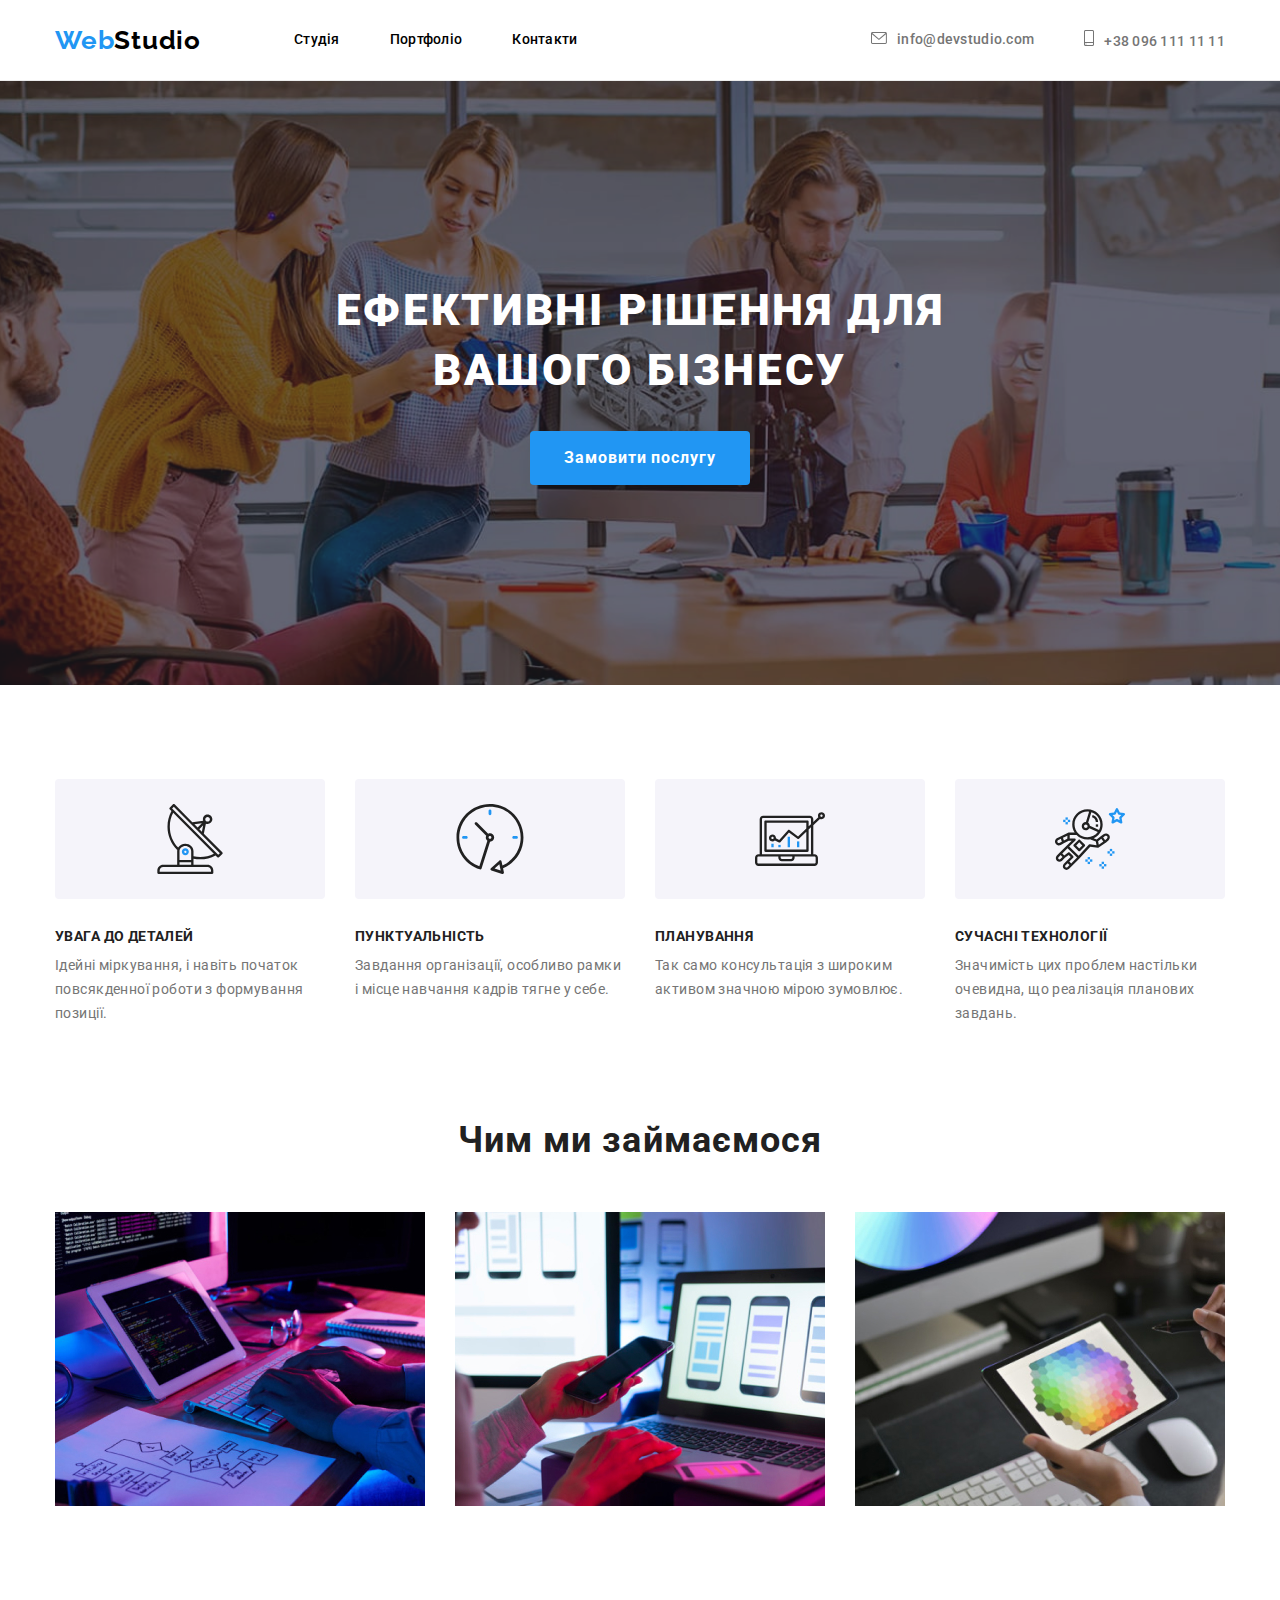
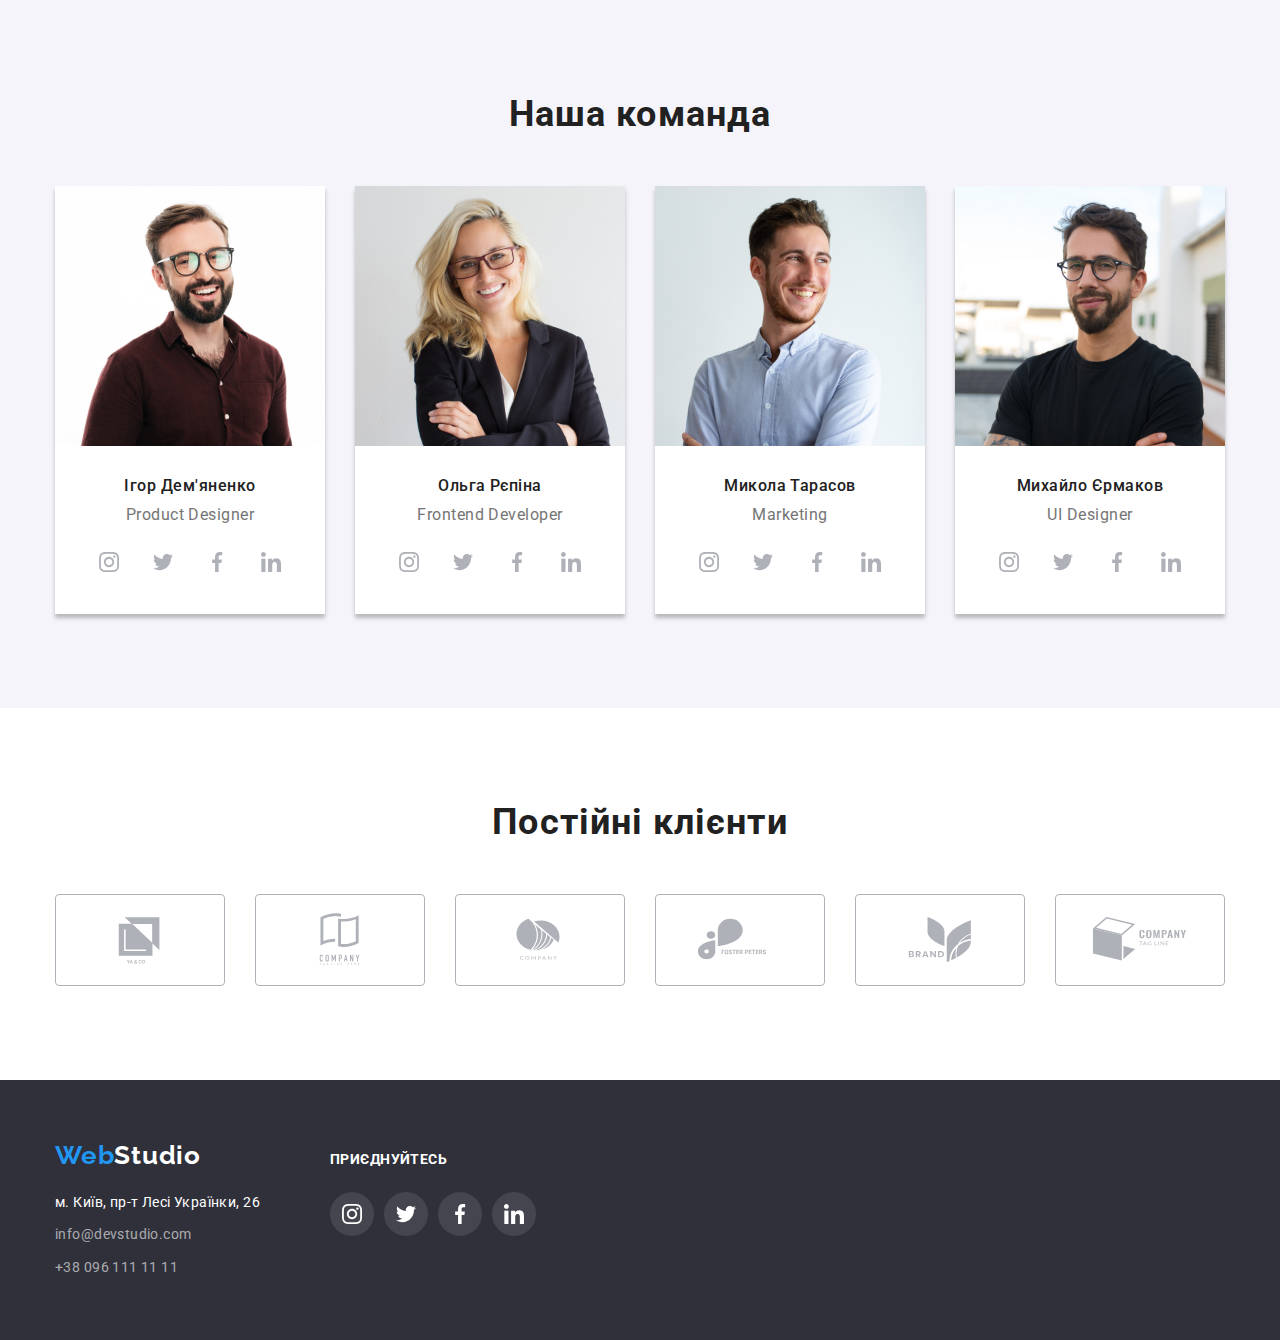
<file: index.html>
<!DOCTYPE html>
<html lang="uk">
  <head>
    <meta charset="UTF-8">
    <meta http-equiv="X-UA-Compatible" content="IE=edge">
    <meta name="viewport" content="width=device-width, initial-scale=1.0">
    <title>WebSudio</title>    
    <link rel="preconnect" href="https://fonts.googleapis.com">
    <link rel="preconnect" href="https://fonts.gstatic.com" crossorigin>
    <link href="https://fonts.googleapis.com/css2?family=Raleway:wght@700&family=Roboto:wght@400;500;700;900&display=swap" rel="stylesheet">    
    <link rel="stylesheet" href="https://cdnjs.cloudflare.com/ajax/libs/modern-normalize/1.1.0/modern-normalize.css" integrity="sha512-Y0MM+V6ymRKN2zStTqzQ227DWhhp4Mzdo6gnlRnuaNCbc+YN/ZH0sBCLTM4M0oSy9c9VKiCvd4Jk44aCLrNS5Q==" crossorigin="anonymous" referrerpolicy="no-referrer">
    <link rel="stylesheet" href="./css/style.css">
  </head>
  <body>
    <!-- Шапка сторінки -->
    <header class="header">
      <nav class="container main-nav">
      <!-- Навігація на інші сторінки -->        
        <a class="header-logo link" href="./">        
          <span class="logo-cyan">Web</span>Studio
        </a>          
        <ul class="header-list list">
          <li class="item"><a href="./" class="header-link link">Студія</a></li>
          <li class="item"><a href="./portfolio.html" class="header-link link">Портфоліо</a></li>
          <li class="item"><a href="" class="header-link link">Контакти</a></li>
        </ul>                
        <!-- Посилання на e-mail та телефон-->        
        <ul class="auth list">
          <li class="item">
           <a class="auth-mail link" href="mailto:info@devstudio.com"><svg width="16" height="12" class="auth-mail-icon">
            <use href="./images/icons.svg#icon-envelope"></use>
          </svg>info@devstudio.com</a>          
          </li>
          <li class="item"><a class="auth-tel link"  href="tel:+380961111111"><svg width="10" height="16" class="auth-tel-icon">
            <use href="./images/icons.svg#icon-smartphone"></use>
          </svg>+38 096 111 11 11</a></li>
        </ul>
        </nav>              
    </header>
    <!-- Основна сторінка сайту-->
    <main>
      <section class="hero">
        <div class="container-hero">        
        <h1 class="hero-title">Ефективні рішення для вашого бізнесу</h1>        
          <button type="button" class="hero-btn link">Замовити послугу</button>
        </div>
      </section>      
      <section class="feature">
        <div class="container">          
        <ul class="feature-list list">
            <li class="item"> 
              <div class="feature-icon">
              <svg width="70" height="70">
                <use href="./images/icons.svg#icon-antenna"></use>
              </svg></div>
              <h3 class="feature-title">УВАГА ДО ДЕТАЛЕЙ</h3>
              <p class="feature-text">Ідейні міркування, і навіть початок повсякденної роботи з формування позиції.</p>          
            </li>
            <li class="item"> 
              <div class="feature-icon">
                <svg width="70" height="70">
                <use href="./images/icons.svg#icon-clock"></use>
              </svg></div>
              <h3 class="feature-title">ПУНКТУАЛЬНІСТЬ</h3>
              <p class="feature-text">Завдання організації, особливо рамки і місце навчання кадрів тягне у себе.</p>
            </li>
            <li class="item">
              <div class="feature-icon">
                <svg width="70" height="70">
                <use href="./images/icons.svg#icon-diagram"></use>
              </svg></div>
              <h3 class="feature-title">ПЛАНУВАННЯ</h3>
              <p class="feature-text">Так само консультація з широким активом значною мірою зумовлює.</p>
            </li>
            <li class="item">
              <div class="feature-icon">
                <svg width="70" height="70">
                <use href="./images/icons.svg#icon-astronaut"></use>
              </svg></div>
              <h3 class="feature-title">СУЧАСНІ ТЕХНОЛОГІЇ</h3>
              <p class="feature-text">Значимість цих проблем настільки очевидна, що реалізація планових завдань.</p>
            </li>
        </ul>
        </div>
      </section>
      <section class="direct">
        <div class="container">
        <h2 class="title">Чим ми займаємося</h2>
        <ul class="direct-list list">
          <li class="item">
            <a href="">
              <img src="./images/box-1.jpg" alt="бокс 1" width="370" height="294">
            </a>
          </li>
          <li class="item">
            <a href="">
              <img src="./images/box-2.jpg" alt="бокс 2" width="370" height="294">
            </a>
          </li>
          <li class="item">
            <a href="">
              <img src="./images/box-3.jpg" alt="бокс 3" width="370" height="294">
            </a>
          </li>
        </ul>
        </div>
      </section>
      <section class="team">
        <div class="container">
        <h2 class="title">Наша команда</h2>      
        <ul  class="team-list list">
          <li class="team-item">
            <img src="./images/team_card_1.jpg" alt="картка команди 1" width="270" height="260">
            <h3 class="subtitle">Ігор Дем'яненко</h3>
            <p class="desc">Product Designer</p>
            <ul class="team-soc-list list">
              <li class="soc-item"><a href="#" class="soc-link link">
                <svg width="20" height="20" class="soc-icon">
                  <use href="./images/icons.svg#icon-instagram"></use>
                </svg>
              </a></li>
              <li class="soc-item"><a href="#" class="soc-link link">
                <svg width="20" height="20" class="soc-icon">
                  <use href="./images/icons.svg#icon-twitter"></use>
                </svg>
              </a></li>
              <li class="soc-item"><a href="#" class="soc-link link">
                <svg width="20" height="20" class="soc-icon">
                  <use href="./images/icons.svg#icon-facebook"></use>
                </svg>
              </a></li>
              <li class="soc-item"><a href="#" class="soc-link link">
                <svg width="20" height="20" class="soc-icon">
                  <use href="./images/icons.svg#icon-linkedin"></use>
                </svg>
              </a></li>
            </ul>
          </li>
          <li class="team-item">
            <img src="./images/team_card_2.jpg" alt="картка команди 2" width="270" height="260">
            <h3 class="subtitle">Ольга Рєпіна</h3>
            <p class="desc">Frontend Developer</p>
            <ul class="team-soc-list list">
              <li class="soc-item"><a href="#" class="soc-link link">
                  <svg width="20" height="20" class="soc-icon">
                    <use href="./images/icons.svg#icon-instagram"></use>
                  </svg>
                </a></li>
              <li class="soc-item"><a href="#" class="soc-link link">
                  <svg width="20" height="20" class="soc-icon">
                    <use href="./images/icons.svg#icon-twitter"></use>
                  </svg>
                </a></li>
              <li class="soc-item"><a href="#" class="soc-link link">
                  <svg width="20" height="20" class="soc-icon">
                    <use href="./images/icons.svg#icon-facebook"></use>
                  </svg>
                </a></li>
              <li class="soc-item"><a href="#" class="soc-link link">
                  <svg width="20" height="20" class="soc-icon">
                    <use href="./images/icons.svg#icon-linkedin"></use>
                  </svg>
                </a></li>
            </ul>
          </li>
          <li class="team-item">
            <img src="./images/team_card_3.jpg" alt="картка команди 3" width="270" height="260">
            <h3 class="subtitle">Микола Тарасов</h3>
            <p class="desc">Marketing</p>
            <ul class="team-soc-list list">
              <li class="soc-item"><a href="#" class="soc-link link">
                  <svg width="20" height="20" class="soc-icon">
                    <use href="./images/icons.svg#icon-instagram"></use>
                  </svg>
                </a></li>
              <li class="soc-item"><a href="#" class="soc-link link">
                  <svg width="20" height="20" class="soc-icon">
                    <use href="./images/icons.svg#icon-twitter"></use>
                  </svg>
                </a></li>
              <li class="soc-item"><a href="#" class="soc-link link">
                  <svg width="20" height="20" class="soc-icon">
                    <use href="./images/icons.svg#icon-facebook"></use>
                  </svg>
                </a></li>
              <li class="soc-item"><a href="#" class="soc-link link">
                  <svg width="20" height="20" class="soc-icon">
                    <use href="./images/icons.svg#icon-linkedin"></use>
                  </svg>
                </a></li>
            </ul>
          </li>
          <li class="team-item">
            <img src="./images/team_card_4.jpg" alt="картка команди 4" width="270" height="260">
            <h3 class="subtitle">Михайло Єрмаков</h3>
            <p class="desc">UI Designer</p>
            <ul class="team-soc-list list">
              <li class="soc-item"><a href="#" class="soc-link link">
                  <svg width="20" height="20" class="soc-icon">
                    <use href="./images/icons.svg#icon-instagram"></use>
                  </svg>
                </a></li>
              <li class="soc-item"><a href="#" class="soc-link link">
                  <svg width="20" height="20" class="soc-icon">
                    <use href="./images/icons.svg#icon-twitter"></use>
                  </svg>
                </a></li>
              <li class="soc-item"><a href="#" class="soc-link link">
                  <svg width="20" height="20" class="soc-icon">
                    <use href="./images/icons.svg#icon-facebook"></use>
                  </svg>
                </a></li>
              <li class="soc-item"><a href="#" class="soc-link link">
                  <svg width="20" height="20" class="soc-icon">
                    <use href="./images/icons.svg#icon-linkedin"></use>
                  </svg>
                </a></li>
            </ul>
          </li>
        </ul>
        </div>
      </section>
      <section class="customers">
        <div class="container">
          <h2 class="title">Постійні клієнти</h2>
          <ul class="customers-list list">
            <li class="customers-item"><a href="#" class="customers-link link">
              <svg width="106" height="60" class="customers-icon">
                <use href="./images/icons.svg#icon-Logo-1"></use>
              </svg>
            </a></li>
            <li class="customers-item"><a href="#" class="customers-link link">
                <svg width="106" height="60" class="customers-icon">
                  <use href="./images/icons.svg#icon-Logo-2"></use>
                </svg>
              </a></li>
              <li class="customers-item"><a href="#" class="customers-link link">
                  <svg width="106" height="60" class="customers-icon">
                    <use href="./images/icons.svg#icon-Logo-3"></use>
                  </svg>
                </a></li>
                <li class="customers-item"><a href="#" class="customers-link link">
                    <svg width="106" height="60" class="customers-icon">
                      <use href="./images/icons.svg#icon-Logo-4"></use>
                    </svg>
                  </a></li>
                  <li class="customers-item"><a href="#" class="customers-link link">
                      <svg width="106" height="60" class="customers-icon">
                        <use href="./images/icons.svg#icon-Logo-5"></use>
                      </svg>
                    </a></li>
                    <li class="customers-item"><a href="#" class="customers-link link">
                        <svg width="106" height="60" class="soc-icon">
                          <use href="./images/icons.svg#icon-Logo-6"></use>
                        </svg>
                      </a></li>
          </ul>
        </div>
      </section>
    </main>
    <footer class="footer">
      <div class="container-footer">
        <div class="footer-block">
          <a class="footer-logo link" href="./">
            <span class="logo-cyan">Web</span>Studio
          </a>
          <address class="footer-address-text link">
            <p>м. Київ, пр-т Лесі Українки, 26</p>
            <!-- Посилання на e-mail та телкфон-->
            <ul class="footer-nav list">
              <li class="item"><a class="footer-mail link" href="mailto:info@devstudio.com">info@devstudio.com</a></li>
              <li><a class="footer-tel link" href="tel:+380961111111">+38 096 111 11 11</a></li>
            </ul>
          </address>
        </div>
        <div class="footer-block">
          <h4 class="foot-subtitle">приєднуйтесь</h4>
          <ul class="footer-soc-list list">
            <li class="footer-soc-item"><a href="#" class="footer-soc-link link">
                <svg width="20" height="20" class="footer-soc-icon">
                  <use href="./images/icons.svg#icon-instagram"></use>
                </svg>
              </a></li>
            <li class="footer-soc-item"><a href="#" class="footer-soc-link link">
                <svg width="20" height="20" class="soc-icon">
                  <use href="./images/icons.svg#icon-twitter"></use>
                </svg>
              </a></li>
            <li class="footer-soc-item"><a href="#" class="footer-soc-link link">
                <svg width="20" height="20" class="soc-icon">
                  <use href="./images/icons.svg#icon-facebook"></use>
                </svg>
              </a></li>
            <li class="footer-soc-item"><a href="#" class="footer-soc-link link">
                <svg width="20" height="20" class="soc-icon">
                  <use href="./images/icons.svg#icon-linkedin"></use>
                </svg>
              </a></li>
          </ul>
        </div>
      </div>
    </footer>
  </body>
</html>
</file>
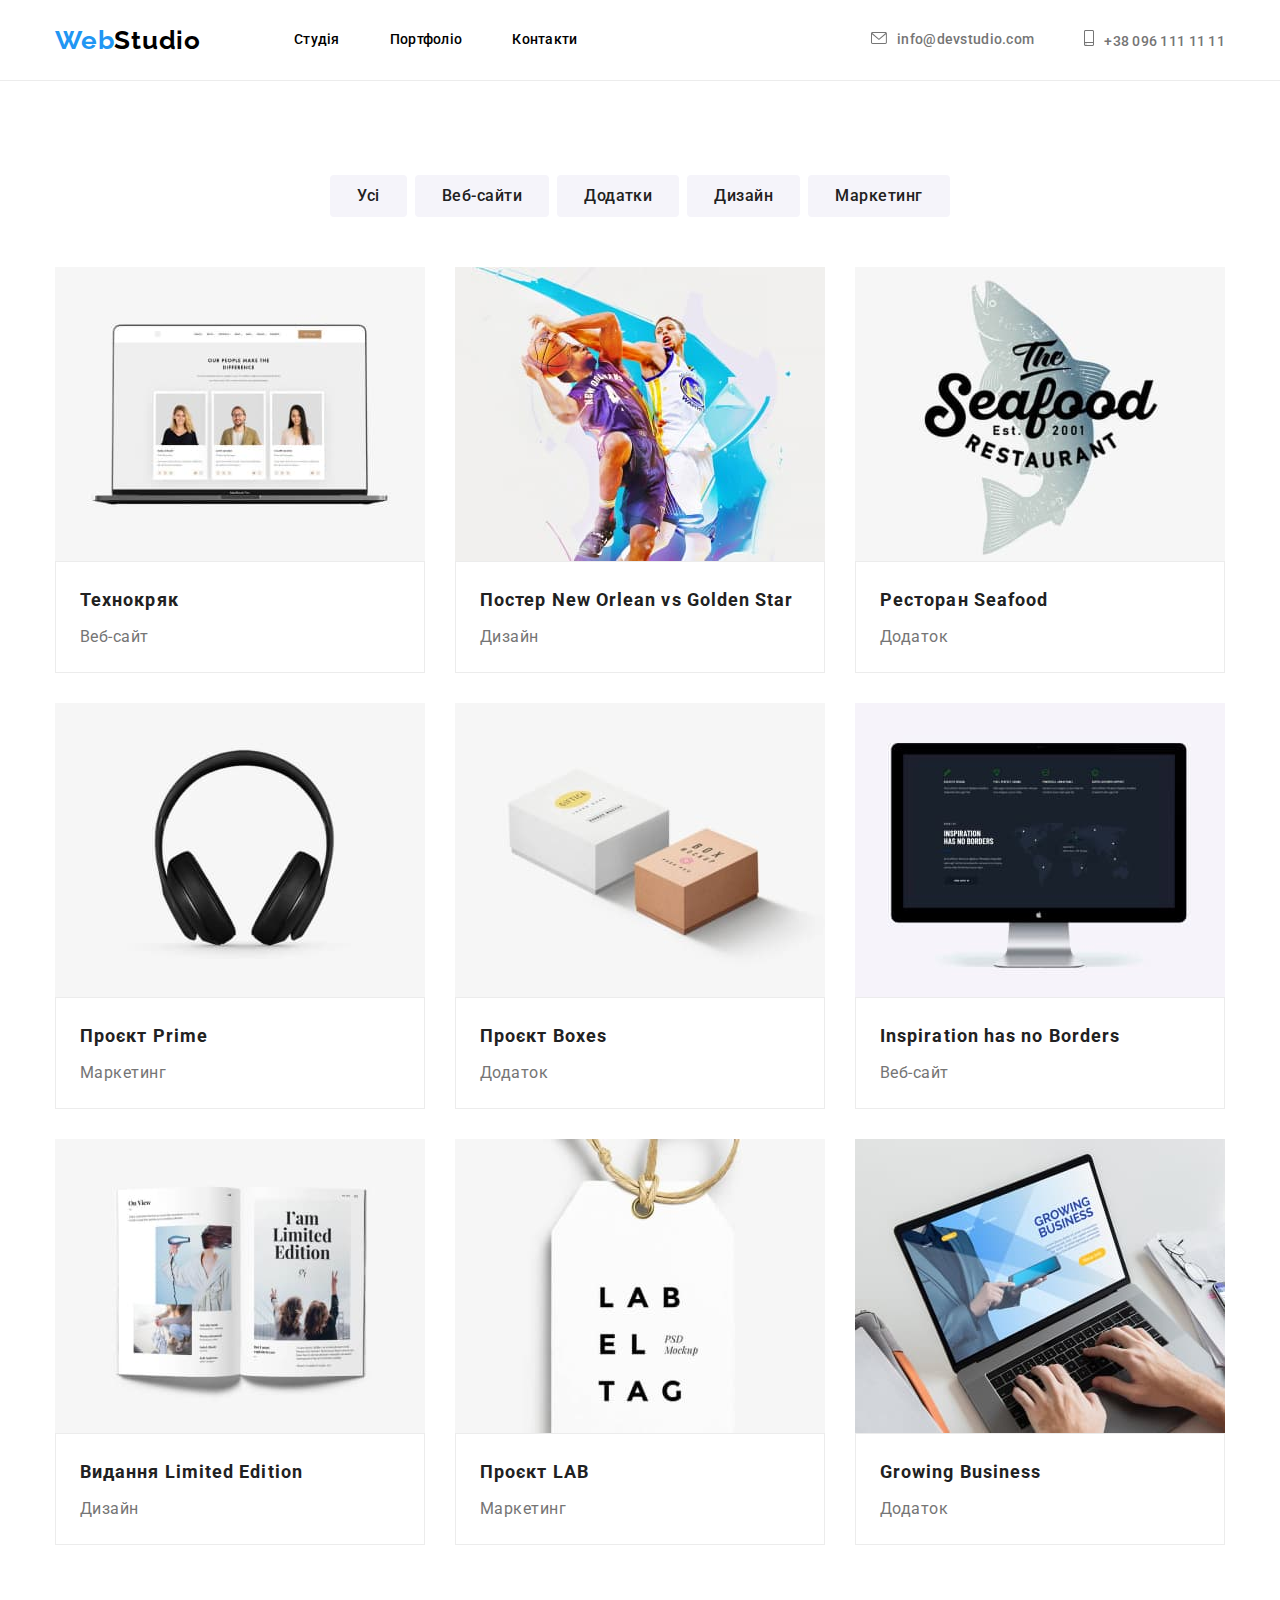
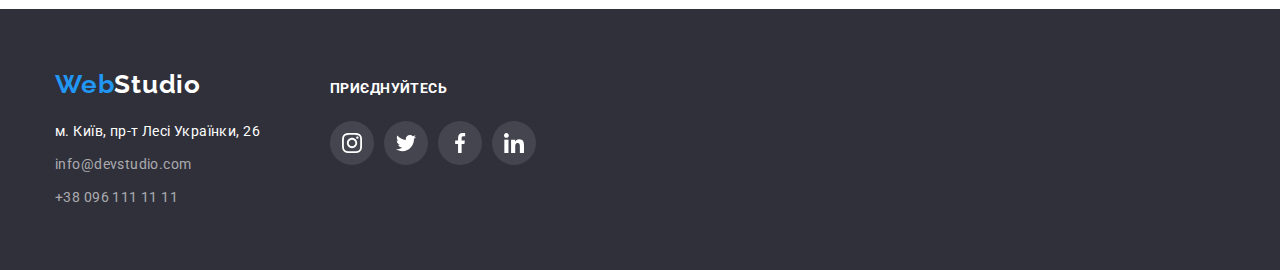
<file: portfolio.html>
<!DOCTYPE html>
<html lang="uk">
  <head>
    <meta charset="UTF-8">
    <meta http-equiv="X-UA-Compatible" content="IE=edge">
    <meta name="viewport" content="width=device-width, initial-scale=1.0">
    <title>WebSudio</title>    
    <link rel="preconnect" href="https://fonts.googleapis.com">
    <link rel="preconnect" href="https://fonts.gstatic.com" crossorigin>
    <link href="https://fonts.googleapis.com/css2?family=Raleway:wght@700&family=Roboto:wght@400;500;700;900&display=swap" rel="stylesheet">    
    <link rel="stylesheet" href="https://cdnjs.cloudflare.com/ajax/libs/modern-normalize/1.1.0/modern-normalize.css" integrity="sha512-Y0MM+V6ymRKN2zStTqzQ227DWhhp4Mzdo6gnlRnuaNCbc+YN/ZH0sBCLTM4M0oSy9c9VKiCvd4Jk44aCLrNS5Q==" crossorigin="anonymous" referrerpolicy="no-referrer">
    <link rel="stylesheet" href="./css/style.css">
  </head>
  <body>
    <!-- Шапка сторінки -->
  <header class="header">
    <nav class="container main-nav">
      <!-- Навігація на інші сторінки -->
      <a class="header-logo link" href="./">
        <span class="logo-cyan">Web</span>Studio
      </a>
      <ul class="header-list list">
        <li class="item"><a href="./" class="header-link link">Студія</a></li>
        <li class="item"><a href="./portfolio.html" class="header-link link">Портфоліо</a></li>
        <li class="item"><a href="" class="header-link link">Контакти</a></li>
      </ul>
      <!-- Посилання на e-mail та телефон-->  
      <ul class="auth list">
        <li class="item">
          <a class="auth-mail link" href="mailto:info@devstudio.com"><svg width="16" height="12" class="auth-mail-icon">
              <use href="./images/icons.svg#icon-envelope"></use>
            </svg>info@devstudio.com</a>
        </li>
        <li class="item"><a class="auth-tel link" href="tel:+380961111111"><svg width="10" height="16"
              class="auth-tel-icon">
              <use href="./images/icons.svg#icon-smartphone"></use>
            </svg>+38 096 111 11 11</a></li>
      </ul>
    </nav>
  </header>
    <!-- Сторінка сайту Портфоліо-->
    <main>
      <section class="portfolio">
        <div class="container">       
          <ul class="button-list list">    
            <li class="item"><button type="button" class="portfolio-btn">Усі</button></li>
            <li class="item"><button type="button" class="portfolio-btn">Веб-сайти</button></li>
            <li class="item"><button type="button" class="portfolio-btn">Додатки</button></li>
            <li class="item"><button type="button" class="portfolio-btn">Дизайн</button></li>
            <li class="item"><button type="button" class="portfolio-btn">Маркетинг</button></li>
          </ul>      
          <ul class="portfolio-list list">
            <li class="portfolio-item"><a href="#" class="portfolio-link link">              
              <img src="./images/portfolio_card_1.jpg" alt="карт_1" width="370">
              <div><h3 class="portfolio-title">Технокряк</h3>
              <p class="portfolio-sutitle">Веб-сайт</p></div></a>
            </li>
            <li class="portfolio-item"><a href="#" class="portfolio-link link">
              <img src="./images/portfolio_card_2.jpg" alt="карт_1" width="370">
              <div><h3 class="portfolio-title">Постер New Orlean vs Golden Star</h3>
              <p class="portfolio-sutitle">Дизайн</p></div></a>
            </li>
            <li class="portfolio-item"><a href="#" class="portfolio-link link">
              <img src="./images/portfolio_card_3.jpg" alt="карт_1" width="370">
              <div><h3 class="portfolio-title">Ресторан Seafood</h3>
              <p class="portfolio-sutitle">Додаток</p></div></a>
            </li>
            <li class="portfolio-item"><a href="#" class="portfolio-link link">
              <img src="./images/portfolio_card_4.jpg" alt="карт_1" width="370">
              <div><h3 class="portfolio-title">Проєкт Prime</h3>
              <p class="portfolio-sutitle">Маркетинг</p></div></a>
            </li>
            <li class="portfolio-item"><a href="#" class="portfolio-link link">
              <img src="./images/portfolio_card_5.jpg" alt="карт_1" width="370">
              <div><h3 class="portfolio-title">Проєкт Boxes</h3>
              <p class="portfolio-sutitle">Додаток</p></div></a>
            </li>
            <li class="portfolio-item"><a href="#" class="portfolio-link link">
              <img src="./images/portfolio_card_6.jpg" alt="карт_1" width="370">
              <div><h3 class="portfolio-title">Inspiration has no Borders</h3>
              <p class="portfolio-sutitle">Веб-сайт</p></div></a>
            </li>
            <li class="portfolio-item"><a href="#" class="portfolio-link link">
              <img src="./images/portfolio_card_7.jpg" alt="карт_1" width="370">
              <div><h3 class="portfolio-title">Видання Limited Edition</h3>
              <p class="portfolio-sutitle">Дизайн</p></div></a>
            </li>
            <li class="portfolio-item"><a href="#" class="portfolio-link link">
              <img src="./images/portfolio_card_8.jpg" alt="карт_1" width="370">
              <div><h3 class="portfolio-title">Проєкт LAB</h3>
              <p class="portfolio-sutitle">Маркетинг</p></div></a>
            </li>
            <li class="portfolio-item"><a href="#" class="portfolio-link link">
              <img src="./images/portfolio_card_9.jpg" alt="карт_1" width="370">
              <div><h3 class="portfolio-title">Growing Business</h3>
              <p class="portfolio-sutitle">Додаток</p></div></a>
            </li>
        </ui>
        </div>
      </section>
    </main>
    <footer class="footer">
      <div class="container-footer">
        <div class="footer-block">
          <a class="footer-logo link" href="./">
            <span class="logo-cyan">Web</span>Studio
          </a>
          <address class="footer-address-text link">
            <p>м. Київ, пр-т Лесі Українки, 26</p>
            <!-- Посилання на e-mail та телкфон-->
            <ul class="footer-nav list">
              <li class="item"><a class="footer-mail link" href="mailto:info@devstudio.com">info@devstudio.com</a></li>
              <li><a class="footer-tel link" href="tel:+380961111111">+38 096 111 11 11</a></li>
            </ul>
          </address>
        </div>
        <div class="footer-block">
          <h4 class="foot-subtitle">приєднуйтесь</h4>
          <ul class="footer-soc-list list">
            <li class="footer-soc-item"><a href="#" class="footer-soc-link link">
                <svg width="20" height="20" class="footer-soc-icon">
                  <use href="./images/icons.svg#icon-instagram"></use>
                </svg>
              </a></li>
            <li class="footer-soc-item"><a href="#" class="footer-soc-link link">
                <svg width="20" height="20" class="soc-icon">
                  <use href="./images/icons.svg#icon-twitter"></use>
                </svg>
              </a></li>
            <li class="footer-soc-item"><a href="#" class="footer-soc-link link">
                <svg width="20" height="20" class="soc-icon">
                  <use href="./images/icons.svg#icon-facebook"></use>
                </svg>
              </a></li>
            <li class="footer-soc-item"><a href="#" class="footer-soc-link link">
                <svg width="20" height="20" class="soc-icon">
                  <use href="./images/icons.svg#icon-linkedin"></use>
                </svg>
              </a></li>
          </ul>
        </div>
      </div>
    </footer>
  </body>
</html>
</file>
<file: css/style.css>
:root {
  --primary-text-color: #212121;
  --secandary-text-color: #757575;
  --title-text-color: #000;
  --accent-color: #2196f3;
  --light-color: #FFF;
  --grey-color: #F5F4FA;
  --background-dark-color: #2F303A;
  --soc-color: #AFB1B8;
  --shadow-color: #EEEEEE;
  --border-color: #ECECEC;
}
p, h1, h2, h3, h4, h5, h6 {
  margin: 0;
}

ul {
  margin: 0;
  padding-left: 0;
}

button {
  cursor: pointer;
}

body {
  font-family: 'Roboto', sans-serif;
  margin: 0;
  padding: 0; 
}

.link {
  text-decoration: none;
}

.list {
  list-style: none;
}

.container {
  width: 1200px;
  padding: 0 15px;
  margin: 0 auto;
}
/*---HEADER---*/
.header {  
  border-bottom: 1px solid var(--border-color);
  background-color: var(--light-color);
}

.main-nav {
  display: flex;
  align-items: center;
  justify-content: flex-start;
}

.header-list {
  display: flex;
}

.header-list .item + .item {
  margin-left: 50px;
}

.header-logo {
  margin-right: 93px;

  font-family: 'Raleway';
  font-style: normal;
  font-weight: 700;
  font-size: 26px;
  line-height: 1.19;
  letter-spacing: 0.03em;
  color: var(--title-text-color);
}

.header-logo:hover,
.header-logo:focus,
.footer-logo:hover,
.footer-logo:focus {
  color: var(--accent-color);
}
.logo-cyan {
  color: var(--accent-color);
}

.header-link {
  display: block;
  padding-top: 32px;
  padding-bottom: 32px;

  font-weight: 500;
  font-size: 14px;
  line-height: 1.14;
  letter-spacing: 0.02em;
  color: var(--title-text-color);
}

.header-link:hover,
.header-link:focus {
  color: var(--accent-color);
}

.auth {
  display: flex;
  margin-left: auto;  
}

.auth .item+.item {
  margin-left: 50px;
}

.auth-mail:hover,
.auth-mail:focus {
  color: var(--accent-color);
}
.auth-mail-icon {   
  margin-right: 10px;
  fill: currentColor;  
}

.auth-mail,
.auth-tel {
  padding-top: 32px;
  padding-bottom: 32px;
  font-weight: 500;
  font-size: 14px;
  line-height: 1.14;
  letter-spacing: 0.02em;  
  color: var(--secandary-text-color);
}

.auth-tel:hover,
.auth-tel:focus {
  color: var(--accent-color);
}

.auth-tel-icon {  
  margin-right: 10px;
  fill: currentColor;
}
/*---MAIN---*/
.hero { 
  max-width: 1600px;
  background-image: url('../images/img-fon.jpg');
  background-size: cover;
  background-position: center; 
  background-repeat: no-repeat; 
  margin: 0 auto;  
}
.container-hero {
  background-color: rgba(47, 48, 58, 0.4);
  margin: 0 auto;
  padding: 200px 0;
}

.hero-title {
  display: block;
  width: 700px;
  margin: 0 auto 30px;

  font-weight: 900;
  font-size: 44px;
  line-height: 1.36;
  text-align: center;
  letter-spacing: 0.06em;
  text-transform: uppercase;  
  color: var(--light-color);  
}

.hero-btn {
  display: inline-block;
  padding: 10px 32px;
  border-radius: 4px;
  border-color: transparent;
  background-color: var(--accent-color);
  font-weight: 700;
  margin: 0 auto;

  font-family: inherit;
  font-weight: 700;
  font-size: 16px;
  line-height: 1.87;
  display: flex;
  align-items: center;
  text-align: center;
  letter-spacing: 0.06em;     
  color: var(--light-color);
}
.hero-btn:hover,
.hero-btn:focus {
  color: var(--title-text-color);
}

.feature-list {
  display: flex;
    
}

.feature-list .item+.item {
  margin-left: 30px;
}

.feature {
  margin-top: 0;
  padding: 94px 15px;
}

.feature-icon {
  display: flex;
  height: 120px;
  background-color: var(--grey-color) ;
  justify-content: center;
  align-items: center; 
  margin-bottom: 30px;  
  border-radius: 4px;
  
}

.feature-title {
  margin-bottom: 10px;  

  font-size: 14px;
  line-height: 1.14;
  letter-spacing: 0.03em;
  text-transform: uppercase;  
  color: var(--primary-text-color);
}
.feature-text {
  max-width: 270px;
  font-size: 14px;
  line-height: 1.71;
  letter-spacing: 0.03em;  
  color: var(--secandary-text-color);
}

.direct {
  margin-top: 0;
  padding-top: 0;
  padding-left: 15px;
  padding-right: 15px;
  padding-bottom: 94px;
}

.direct-list {
  display: flex;
  margin: 0 0;
}

.direct-list .item+.item {
  margin-left: 30px;  
}

.team {
  margin: 0 0;
  padding: 94px 15px;
  background: var(--grey-color) ;
}

.team-list {
  display: flex;
  margin: 0 0;  
}

img {
  display: block;
}

.team-list .team-item+.team-item {
  margin-left: 30px;
  max-width: 270px;
}

.team-item {  
  padding-bottom: 30px;
  background-color: var(--light-color) ;
  box-shadow: 0px 4px 4px rgba(0, 0, 0, 0.25);
}

.title {
  margin-bottom: 50px;

  font-size: 36px;
  line-height: 1.16;
  text-align: center;
  letter-spacing: 0.03em;  
  color: var(--primary-text-color);
}

.subtitle {
  margin-top: 30px;
  margin-bottom: 10px;
  font-weight: 500;
  font-size: 16px;
  line-height: 1.19;
  text-align: center;
  letter-spacing: 0.03em;  
  color: var(--primary-text-color);
}

.desc {
  margin-bottom: 16px;

  font-size: 16px;
  line-height: 1.19;
  text-align: center;
  letter-spacing: 0.03em;
  color: var(--secandary-text-color);
}

.team-soc-list {
  display: flex;
  justify-content: center;
  justify-items: center;
}

.soc-item {
  width: 44px;
  height: 44px;
}
.soc-item:not( :last-child ) {
  margin-right: 10px;
}

.soc-link {
  width: 100%;
  height: 100%;
  display: flex;  
  border-radius: 50%;
  background-color: var(--light-color);
  justify-content: center;
  align-items: center;
  color: var(--soc-color);
}

.soc-link:hover,
.soc-link:focus {
  background-color: var(--accent-color);
  color: var(--light-color);
}

.soc-icon {
  fill: currentColor;
}

.customers {
  margin: 0 0;
  padding: 94px 15px;
}
.customers-list {
  display: flex;
  justify-content: center;
  justify-items: center;
}

.customers-item {
  width: 170px;
  height: 92px;  
}

.customers-item:not( :last-child) {
  margin-right: 30px;
}

.customers-link {
  width: 100%;
  height: 100%;
  display: flex;  
  background-color: var(--light-color);
  justify-content: center;
  align-items: center;
  color: var(--soc-color);
  border: 1px solid var(--soc-color);
  border-radius: 4px;
}
.customers-link:hover,
.customers-link:focus {
  border-color: var(--accent-color);
  color: var(--accent-color);
}

.customers-icon {
  fill: currentColor;
}
/*---PORTFOLIO---*/
.portfolio {
  padding: 94px 15px 64px;
}
.button-list {
  display: flex;
  align-items: center;
  justify-content: center;
  margin-bottom: 50px;
}

.button-list .item+.item {
  margin-left: 8px;
}

.portfolio-btn {
  display: inline-block;
  padding: 6px 25px;
  border-radius: 4px;
  border-color: transparent;
  background-color: var(--grey-color);
  margin: 0 auto;

  font-family: inherit;
  font-weight: 500;
  font-size: 16px;
  line-height: 1.63;
  text-align: center;
  letter-spacing: 0.03em;  
  color: var(--primary-text-color);
}

.portfolio-btn:hover,
.portfolio-btn:focus {
  color: var(--light-color);
  background-color: var(--accent-color) ;
  box-shadow: 0px 4px 4px rgba(0, 0, 0, 0.25)
}

.portfolio-list {
  display: inline-flex;
  flex-wrap: wrap;
  margin: 0 0;
  gap: 30px;    
}

.portfolio-link {
  display: block;
}

.portfolio-item div {
  background-color: var(--light-color) ;
  border: 1px solid var(--border-color);
  padding: 20px 24px;   
}
.portfolio-link:hover {   
  box-shadow: 0px 1px 1px rgba(0, 0, 0, 0.12), 0px 4px 4px rgba(0, 0, 0, 0.06), 1px 4px 6px rgba(0, 0, 0, 0.16);
}
.portfolio-link:focus {   
  box-shadow: 0px 1px 1px rgba(0, 0, 0, 0.12), 0px 4px 4px rgba(0, 0, 0, 0.06), 1px 4px 6px rgba(0, 0, 0, 0.16);
}

.portfolio-title {
  margin-bottom: 4px;
  
  font-size: 18px;
  line-height: 2;
  letter-spacing: 0.06em;  
  color: var(--primary-text-color)
}

.portfolio-sutitle {
  font-size: 16px;
  line-height: 1.88;
  letter-spacing: 0.03em;  
  color: var(--secandary-text-color);
}
/*---FOOtER---*/
.footer {
  padding: 60px 0;  
  background-color: var(--background-dark-color);
}

.container-footer {
  display: flex;
  width: 1200px;
  align-items: baseline;
  padding: 0 15px;
  margin: 0 auto;
}

.footer-block:not(:last-child) {
  margin-right: 70px;
}

.footer-logo {
  font-family: 'Raleway';
  font-style: normal;
  font-weight: 700;
  font-size: 26px;
  line-height: 1.19;
  letter-spacing: 0.03em;
  color: var(--light-color);
}

.footer-address-text {
  margin-top: 20px;
  
  font-family: 'Roboto';
  font-style: normal;
  font-weight: 400;
  font-size: 14px;
  line-height: 1.71;
  letter-spacing: 0.03em;
  color: var(--light-color);
}

.footer-address-text p,
.footer-nav .item {
  margin-bottom: 9px;
}

.footer-tel,
.footer-mail {
  font-family: 'Roboto';
  font-style: normal;
  font-weight: 400;
  font-size: 14px;
  line-height: 1.71;
  letter-spacing: 0.03em;
  color: rgba(255, 255, 255, 0.6);
}

.footer-tel:hover,
.footer-mail:hover,
.footer-tel:focus,
.footer-mail:focus {
  color: var(--accent-color);
}

.foot-soc {
  display: flex;
}
.foot-subtitle {
  margin-bottom: 20px;

  font-family: 'Roboto';
  font-style: normal;
  font-weight: 700;
  font-size: 14px;
  line-height: 1.71;
  letter-spacing: 0.03em;
  text-transform: uppercase;
  color: var(--light-color);
}

.footer-soc-list {
  display: flex;
  justify-content: center;
  justify-items: center;
}

.footer-soc-item {
  width: 44px;
  height: 44px;
}

.footer-soc-item:not( :last-child) {
  margin-right: 10px;
}

.footer-soc-link {
  width: 100%;
  height: 100%;
  display: flex;
  border-radius: 50%;
  background-color: rgba(255, 255, 255, 0.1);
  justify-content: center;
  align-items: center;
  color: var(--light-color);
}

.footer-soc-link:hover,
.footer-soc-link:focus {
  background-color: var(--accent-color);
  color: var(--light-color);
}

.footer-soc-icon {
  fill: currentColor;
}
</file>
